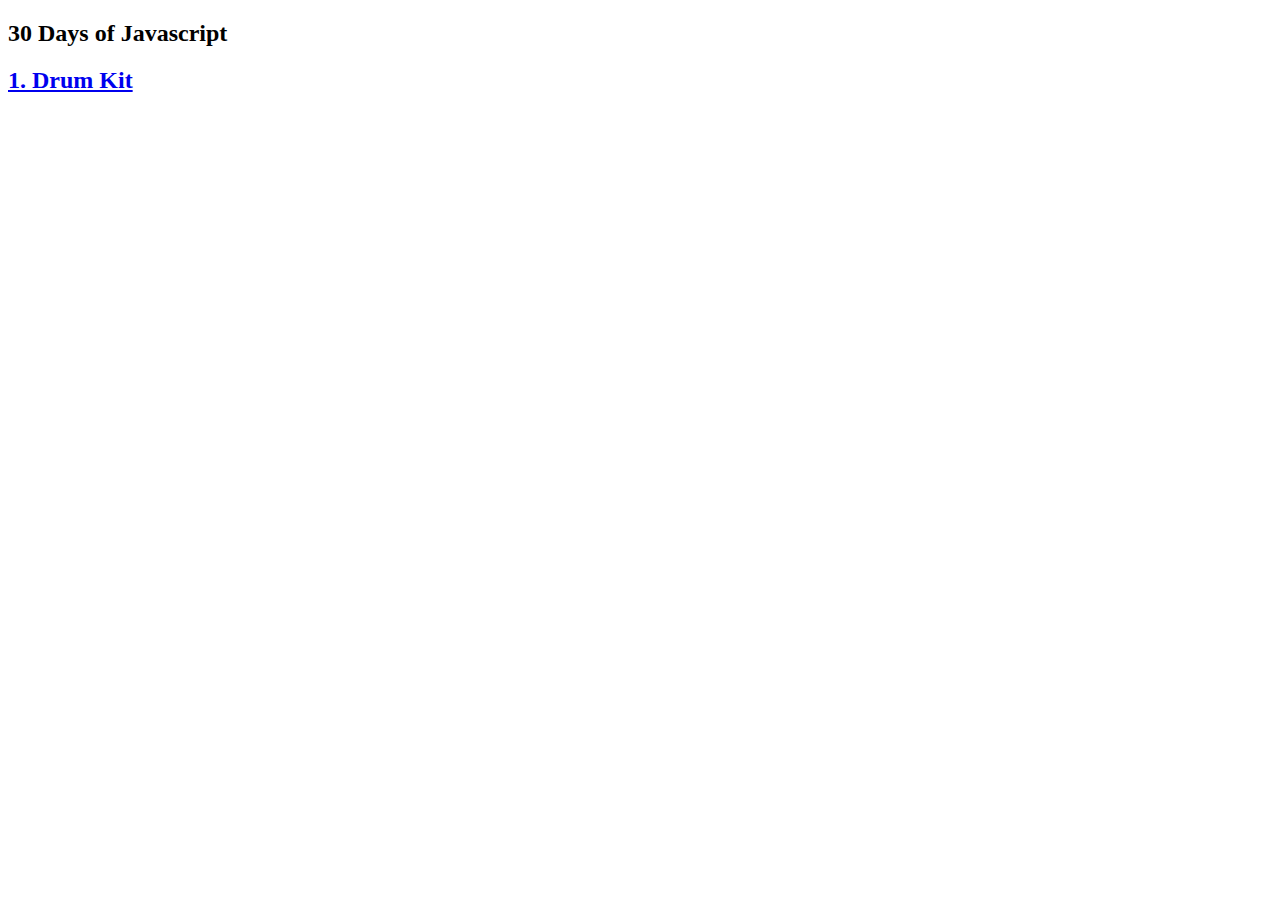
<file: index.html>
<!DOCTYPE html>
<html lang="en">
	<head>
		<meta charset="UTF-8" />
		<meta name="viewport" content="width=device-width, initial-scale=1.0" />
		<title>30 Days of Javascript 🕚</title>
	</head>
	<body>
		<h2>30 Days of Javascript</h2>
		<h2><a href="./01 - JavaScript Drum Kit/index.html">1. Drum Kit</a></h2>
	</body>
</html>
</file>
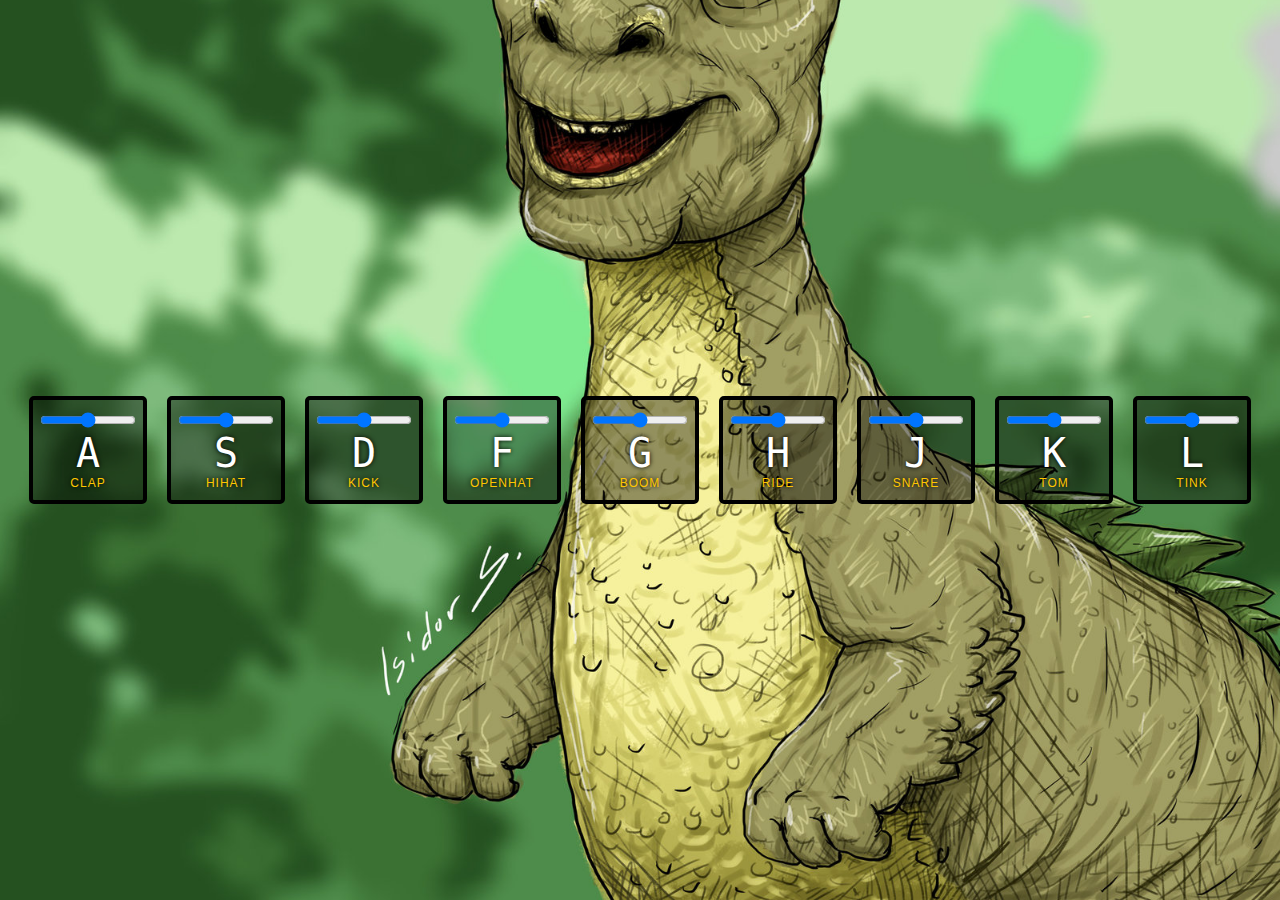
<file: 01 - JavaScript Drum Kit/index.html>
<!DOCTYPE html>
<html lang="en">
	<head>
		<meta charset="UTF-8" />
		<title>JS Drum Kit</title>
		<link rel="stylesheet" href="style.css" />
		<link rel="shortcut icon" href="#" />
	</head>
	<body>
		<div class="keys">
			<div data-key="65" class="key">
				<input class="key__volume" type="range" min="0" max="100" />
				<kbd>A</kbd>
				<span class="sound">clap</span>
			</div>
			<div data-key="83" class="key">
				<input class="key__volume" type="range" min="0" max="100" />
				<kbd>S</kbd>
				<span class="sound">hihat</span>
			</div>
			<div data-key="68" class="key">
				<input class="key__volume" type="range" min="0" max="100" />
				<kbd>D</kbd>
				<span class="sound">kick</span>
			</div>
			<div data-key="70" class="key">
				<input class="key__volume" type="range" min="0" max="100" />
				<kbd>F</kbd>
				<span class="sound">openhat</span>
			</div>
			<div data-key="71" class="key">
				<input class="key__volume" type="range" min="0" max="100" />
				<kbd>G</kbd>
				<span class="sound">boom</span>
			</div>
			<div data-key="72" class="key">
				<input class="key__volume" type="range" min="0" max="100" />
				<kbd>H</kbd>
				<span class="sound">ride</span>
			</div>
			<div data-key="74" class="key">
				<input class="key__volume" type="range" min="0" max="100" />
				<kbd>J</kbd>
				<span class="sound">snare</span>
			</div>
			<div data-key="75" class="key">
				<input class="key__volume" type="range" min="0" max="100" />
				<kbd>K</kbd>
				<span class="sound">tom</span>
			</div>
			<div data-key="76" class="key">
				<input class="key__volume" type="range" min="0" max="100" />
				<kbd>L</kbd>
				<span class="sound">tink</span>
			</div>
		</div>
		<audio data-key="65" src="sounds/clap.wav"></audio>
		<audio data-key="83" src="sounds/hihat.wav"></audio>
		<audio data-key="68" src="sounds/kick.wav"></audio>
		<audio data-key="70" src="sounds/openhat.wav"></audio>
		<audio data-key="71" src="sounds/boom.wav"></audio>
		<audio data-key="72" src="sounds/ride.wav"></audio>
		<audio data-key="74" src="sounds/snare.wav"></audio>
		<audio data-key="75" src="sounds/tom.wav"></audio>
		<audio data-key="76" src="sounds/tink.wav"></audio>

		<script>
			window.addEventListener("keydown", playSound);

			const keys = document.querySelectorAll(".key");
			keys.forEach((key) => {
				if (key.querySelector(".key__volume")) {
					key.querySelector(".key__volume").addEventListener(
						"input",
						changeVolume
					);
				}

				key.addEventListener("transitionend", removeTransition);
			});

			function changeVolume(e) {
				const audio = document.querySelector(
					`audio[data-key="${e.target.parentElement.dataset.key}"]`
				);
				audio.volume = e.target.value / 100;
			}

			function playSound(e) {
				const audio = document.querySelector(
					`audio[data-key="${e.keyCode}"]`
				);

				const key = document.querySelector(
					`.key[data-key="${e.keyCode}"]`
				);
				if (!audio) return;
				let cloneAudio = audio.cloneNode();
				cloneAudio.volume = audio.volume;
				cloneAudio.play();
				console.log("audio", audio, "clone", audio.cloneNode(true));
				key.classList.add("playing");
			}

			function removeTransition(e) {
				if (e.propertyName !== "transform") return;
				this.classList.remove("playing");
			}
		</script>
	</body>
</html>
</file>
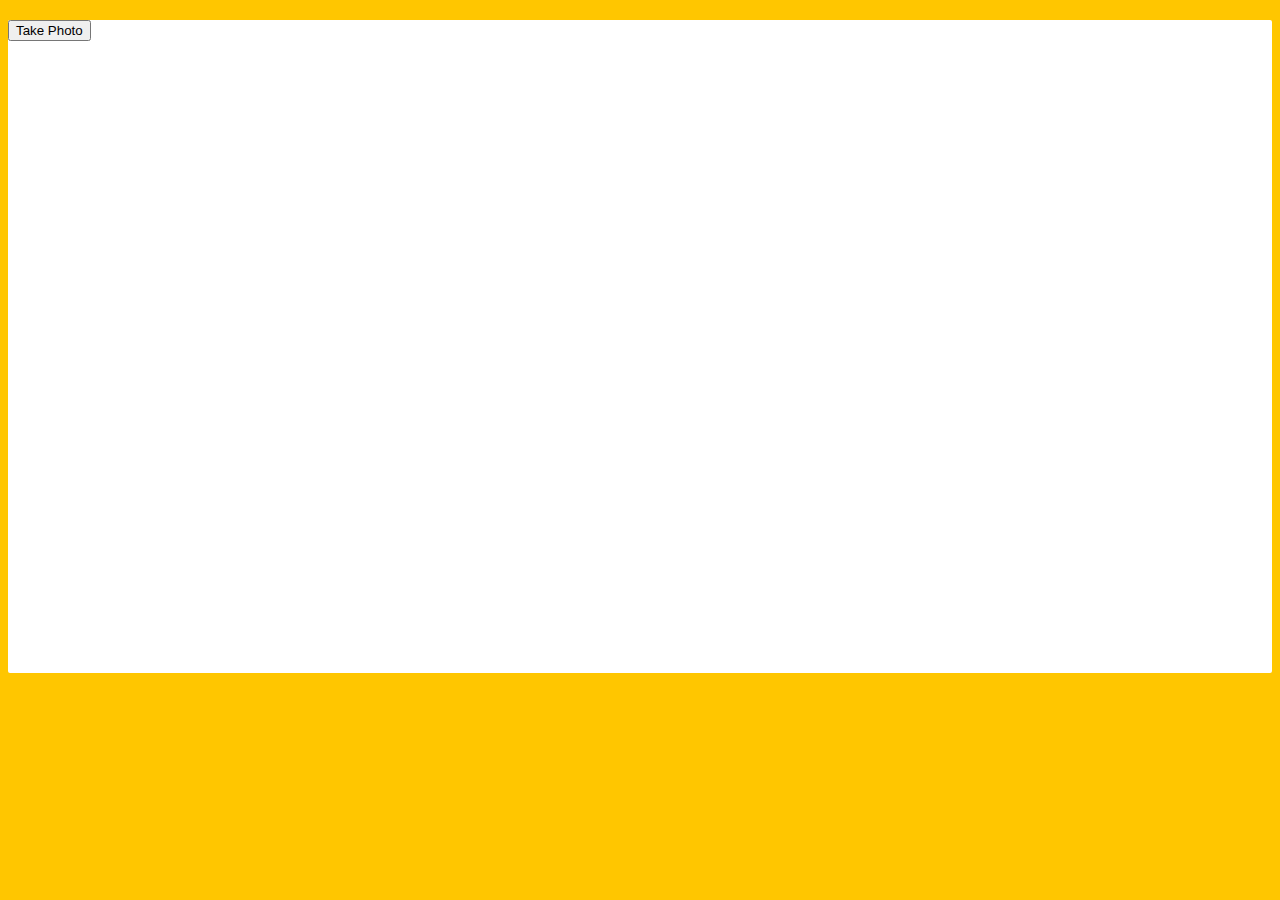
<file: 19 - Webcam Fun/index.html>
<!DOCTYPE html>
<html lang="en">
<head>
  <meta charset="UTF-8">
  <title>Get User Media Code Along!</title>
  <link rel="stylesheet" href="style.css">
</head>
<body>

  <div class="photobooth">
    <div class="controls">
      <button onClick="takePhoto()">Take Photo</button>
<!--       <div class="rgb">
        <label for="rmin">Red Min:</label>
        <input type="range" min=0 max=255 name="rmin">
        <label for="rmax">Red Max:</label>
        <input type="range" min=0 max=255 name="rmax">

        <br>

        <label for="gmin">Green Min:</label>
        <input type="range" min=0 max=255 name="gmin">
        <label for="gmax">Green Max:</label>
        <input type="range" min=0 max=255 name="gmax">

        <br>

        <label for="bmin">Blue Min:</label>
        <input type="range" min=0 max=255 name="bmin">
        <label for="bmax">Blue Max:</label>
        <input type="range" min=0 max=255 name="bmax">
      </div> -->
    </div>

    <canvas class="photo"></canvas>
    <video class="player"></video>
    <div class="strip"></div>
  </div>

  <audio class="snap" src="./snap.mp3" hidden></audio>

  <script src="scripts.js"></script>

</body>
</html>
</file>
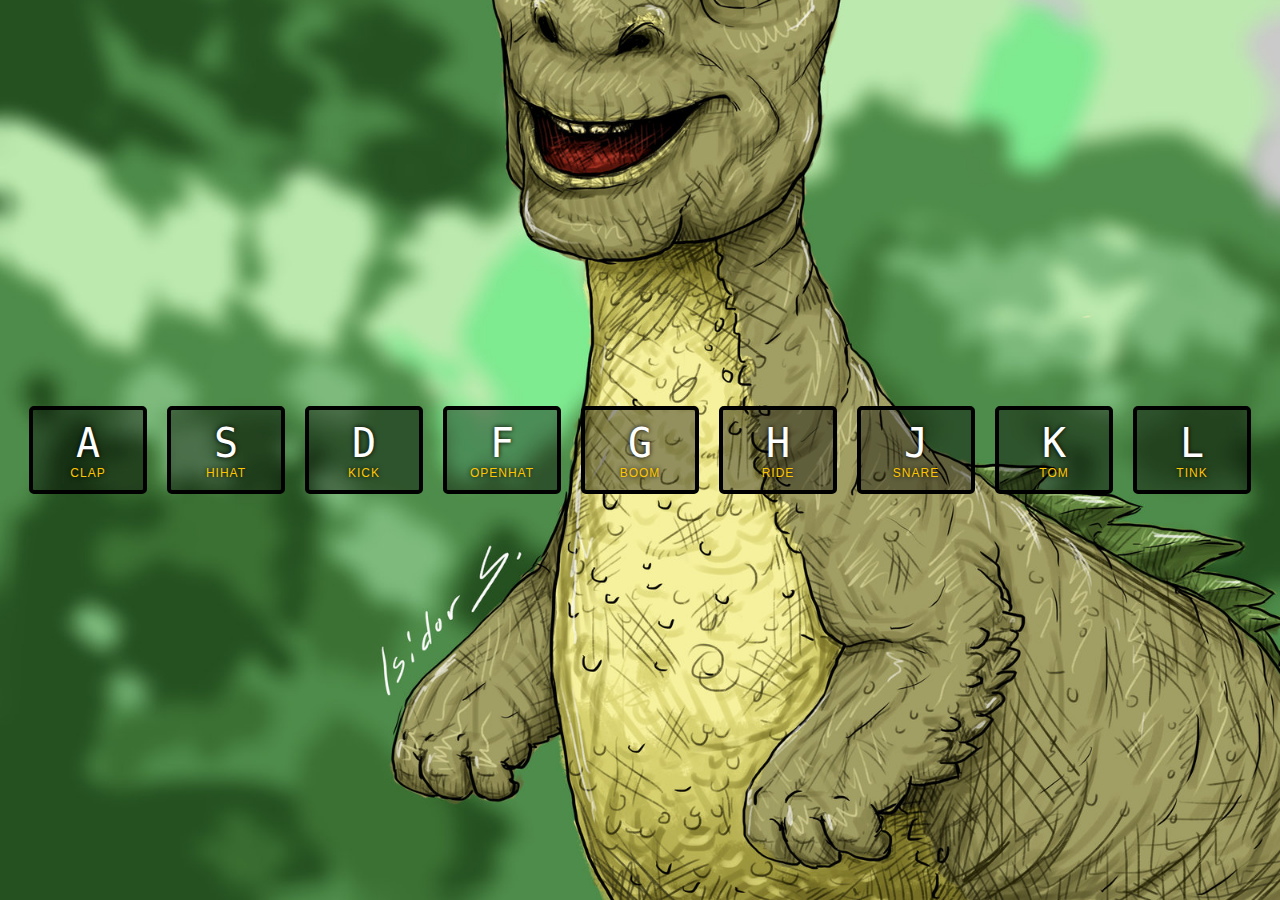
<file: 01 - JavaScript Drum Kit/index-FINISHED.html>
<!DOCTYPE html>
<html lang="en">
<head>
  <meta charset="UTF-8">
  <title>JS Drum Kit</title>
  <link rel="stylesheet" href="style.css">
</head>
<body>


  <div class="keys">
    <div data-key="65" class="key">
      <kbd>A</kbd>
      <span class="sound">clap</span>
    </div>
    <div data-key="83" class="key">
      <kbd>S</kbd>
      <span class="sound">hihat</span>
    </div>
    <div data-key="68" class="key">
      <kbd>D</kbd>
      <span class="sound">kick</span>
    </div>
    <div data-key="70" class="key">
      <kbd>F</kbd>
      <span class="sound">openhat</span>
    </div>
    <div data-key="71" class="key">
      <kbd>G</kbd>
      <span class="sound">boom</span>
    </div>
    <div data-key="72" class="key">
      <kbd>H</kbd>
      <span class="sound">ride</span>
    </div>
    <div data-key="74" class="key">
      <kbd>J</kbd>
      <span class="sound">snare</span>
    </div>
    <div data-key="75" class="key">
      <kbd>K</kbd>
      <span class="sound">tom</span>
    </div>
    <div data-key="76" class="key">
      <kbd>L</kbd>
      <span class="sound">tink</span>
    </div>
  </div>

  <audio data-key="65" src="sounds/clap.wav"></audio>
  <audio data-key="83" src="sounds/hihat.wav"></audio>
  <audio data-key="68" src="sounds/kick.wav"></audio>
  <audio data-key="70" src="sounds/openhat.wav"></audio>
  <audio data-key="71" src="sounds/boom.wav"></audio>
  <audio data-key="72" src="sounds/ride.wav"></audio>
  <audio data-key="74" src="sounds/snare.wav"></audio>
  <audio data-key="75" src="sounds/tom.wav"></audio>
  <audio data-key="76" src="sounds/tink.wav"></audio>

<script>
  function removeTransition(e) {
    if (e.propertyName !== 'transform') return;
    e.target.classList.remove('playing');
  }

  function playSound(e) {
    const audio = document.querySelector(`audio[data-key="${e.keyCode}"]`);
    const key = document.querySelector(`div[data-key="${e.keyCode}"]`);
    if (!audio) return;

    key.classList.add('playing');
    audio.currentTime = 0;
    audio.play();
  }

  const keys = Array.from(document.querySelectorAll('.key'));
  keys.forEach(key => key.addEventListener('transitionend', removeTransition));
  window.addEventListener('keydown', playSound);
</script>


</body>
</html>
</file>
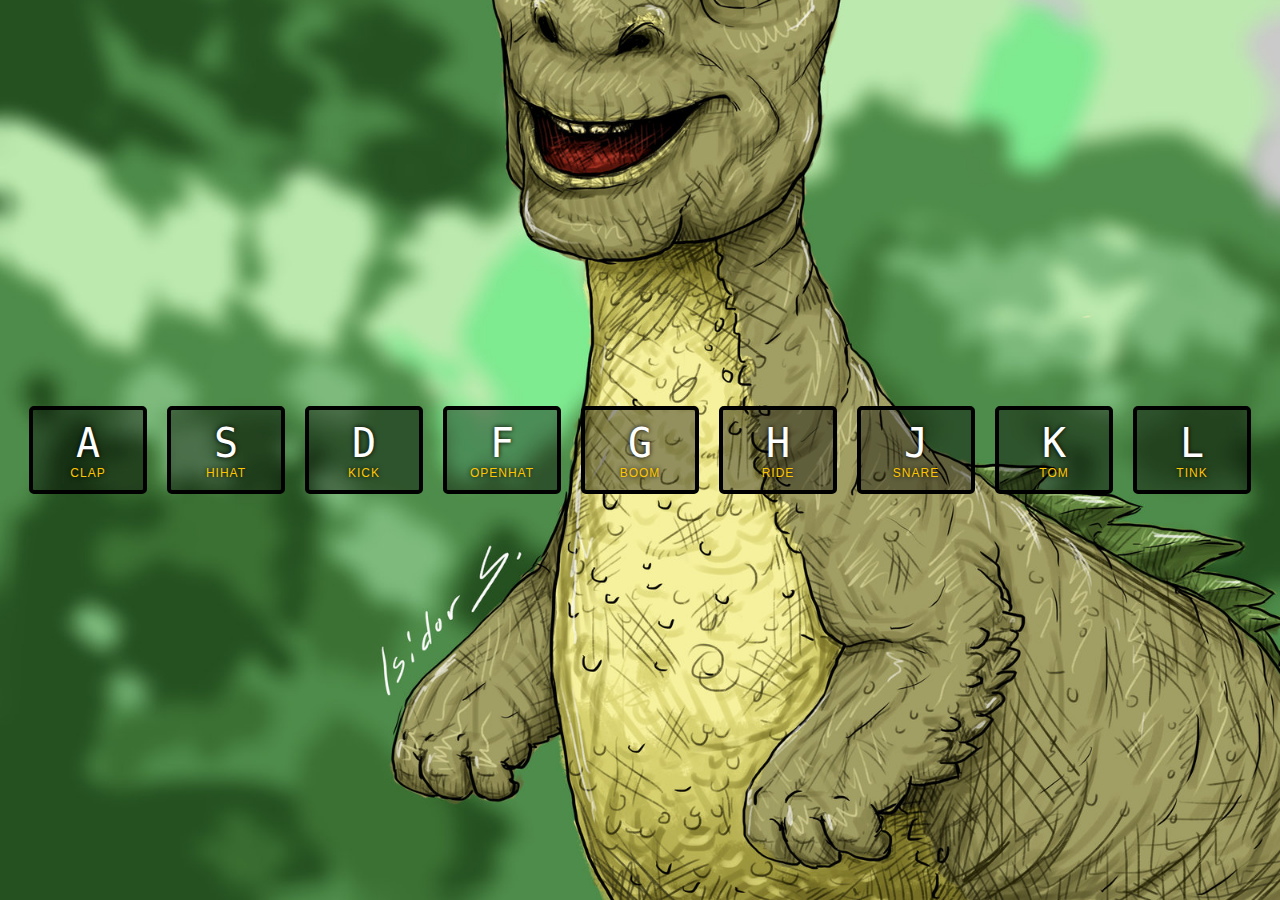
<file: 01 - JavaScript Drum Kit/index-START.html>
<!DOCTYPE html>
<html lang="en">
	<head>
		<meta charset="UTF-8" />
		<title>JS Drum Kit</title>
		<link rel="stylesheet" href="style.css" />
		<link rel="shortcut icon" href="#" />
	</head>
	<body>
		<div class="keys">
			<div data-key="65" class="key">
				<kbd>A</kbd>
				<span class="sound">clap</span>
			</div>
			<div data-key="83" class="key">
				<kbd>S</kbd>
				<span class="sound">hihat</span>
			</div>
			<div data-key="68" class="key">
				<kbd>D</kbd>
				<span class="sound">kick</span>
			</div>
			<div data-key="70" class="key">
				<kbd>F</kbd>
				<span class="sound">openhat</span>
			</div>
			<div data-key="71" class="key">
				<kbd>G</kbd>
				<span class="sound">boom</span>
			</div>
			<div data-key="72" class="key">
				<kbd>H</kbd>
				<span class="sound">ride</span>
			</div>
			<div data-key="74" class="key">
				<kbd>J</kbd>
				<span class="sound">snare</span>
			</div>
			<div data-key="75" class="key">
				<kbd>K</kbd>
				<span class="sound">tom</span>
			</div>
			<div data-key="76" class="key">
				<kbd>L</kbd>
				<span class="sound">tink</span>
			</div>
		</div>

		<audio data-key="65" src="sounds/clap.wav"></audio>
		<audio data-key="83" src="sounds/hihat.wav"></audio>
		<audio data-key="68" src="sounds/kick.wav"></audio>
		<audio data-key="70" src="sounds/openhat.wav"></audio>
		<audio data-key="71" src="sounds/boom.wav"></audio>
		<audio data-key="72" src="sounds/ride.wav"></audio>
		<audio data-key="74" src="sounds/snare.wav"></audio>
		<audio data-key="75" src="sounds/tom.wav"></audio>
		<audio data-key="76" src="sounds/tink.wav"></audio>

		<script>
			window.addEventListener("keydown", playSound);

			function playSound(e) {
				const audio = document.querySelector(
					`audio[data-key="${e.keyCode}"]`
				);

				const key = document.querySelector(
					`.key[data-key="${e.keyCode}"]`
				);
				if (!audio) return;

				console.log(audio);
				console.log(key);

				audio.currentTime = 0;
				audio.play();
				key.classList.add("playing");
			}

			function removeTransition(e) {
				if (e.propertyName !== "transform") return;
				this.classList.remove("playing");
			}

			const keys = document.querySelectorAll(".key");
			keys.forEach((key) =>
				key.addEventListener("transitionend", removeTransition)
			);
		</script>
	</body>
</html>
</file>
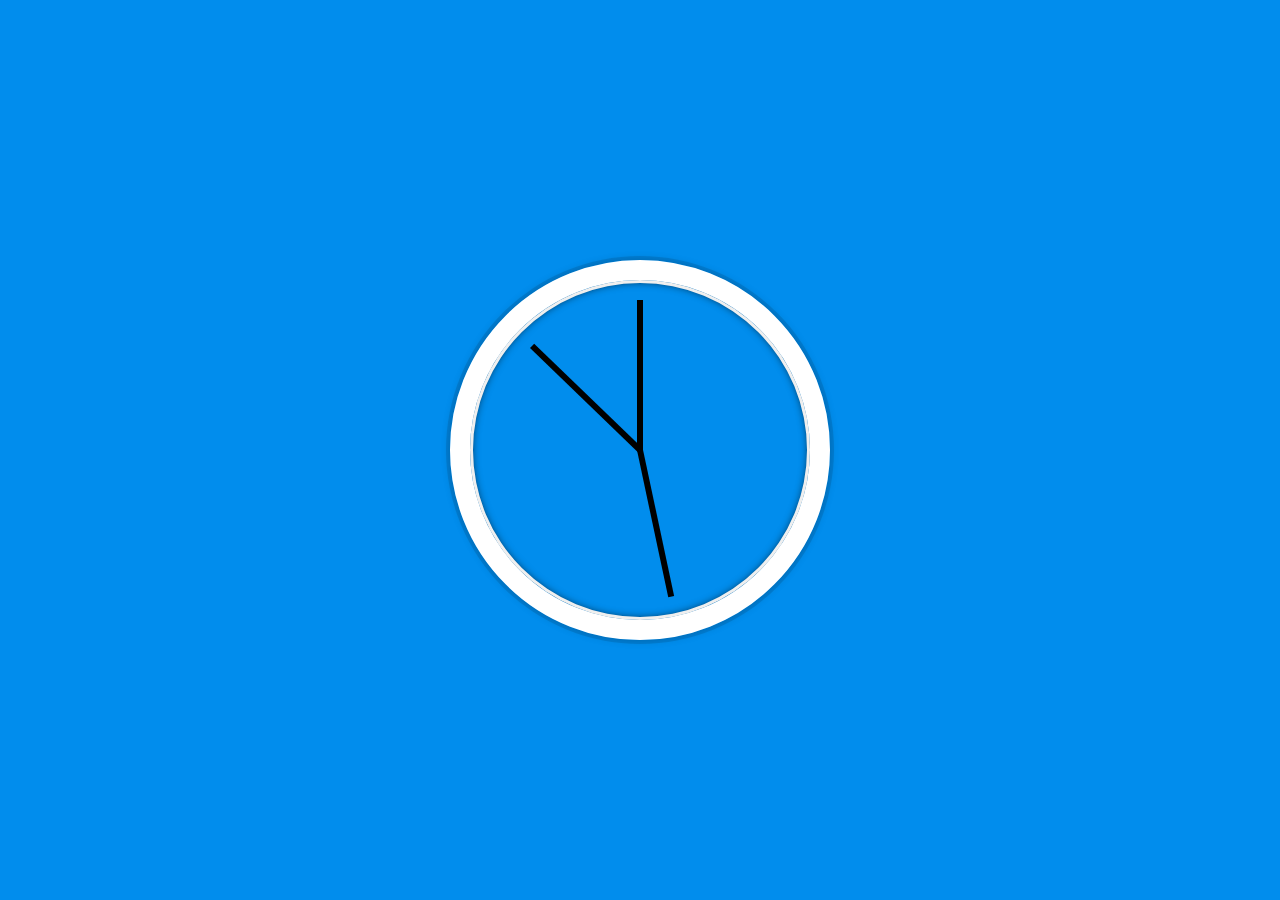
<file: 02 - JS and CSS Clock/index-FINISHED.html>
<!DOCTYPE html>
<html lang="en">
<head>
  <meta charset="UTF-8">
  <title>JS + CSS Clock</title>
</head>
<body>


    <div class="clock">
      <div class="clock-face">
        <div class="hand hour-hand"></div>
        <div class="hand min-hand"></div>
        <div class="hand second-hand"></div>
      </div>
    </div>


  <style>
    html {
      background: #018DED url(https://unsplash.it/1500/1000?image=881&blur=5);
      background-size: cover;
      font-family: 'helvetica neue';
      text-align: center;
      font-size: 10px;
    }

    body {
      margin: 0;
      font-size: 2rem;
      display: flex;
      flex: 1;
      min-height: 100vh;
      align-items: center;
    }

    .clock {
      width: 30rem;
      height: 30rem;
      border: 20px solid white;
      border-radius: 50%;
      margin: 50px auto;
      position: relative;
      padding: 2rem;
      box-shadow:
        0 0 0 4px rgba(0,0,0,0.1),
        inset 0 0 0 3px #EFEFEF,
        inset 0 0 10px black,
        0 0 10px rgba(0,0,0,0.2);
    }

    .clock-face {
      position: relative;
      width: 100%;
      height: 100%;
      transform: translateY(-3px); /* account for the height of the clock hands */
    }

    .hand {
      width: 50%;
      height: 6px;
      background: black;
      position: absolute;
      top: 50%;
      transform-origin: 100%;
      transform: rotate(90deg);
      transition: all 0.05s;
      transition-timing-function: cubic-bezier(0.1, 2.7, 0.58, 1);
    }
</style>

<script>
  const secondHand = document.querySelector('.second-hand');
  const minsHand = document.querySelector('.min-hand');
  const hourHand = document.querySelector('.hour-hand');

  function setDate() {
    const now = new Date();

    const seconds = now.getSeconds();
    const secondsDegrees = ((seconds / 60) * 360) + 90;
    secondHand.style.transform = `rotate(${secondsDegrees}deg)`;

    const mins = now.getMinutes();
    const minsDegrees = ((mins / 60) * 360) + ((seconds/60)*6) + 90;
    minsHand.style.transform = `rotate(${minsDegrees}deg)`;

    const hour = now.getHours();
    const hourDegrees = ((hour / 12) * 360) + ((mins/60)*30) + 90;
    hourHand.style.transform = `rotate(${hourDegrees}deg)`;
  }

  setInterval(setDate, 1000);

  setDate();

</script>
</body>
</html>
</file>
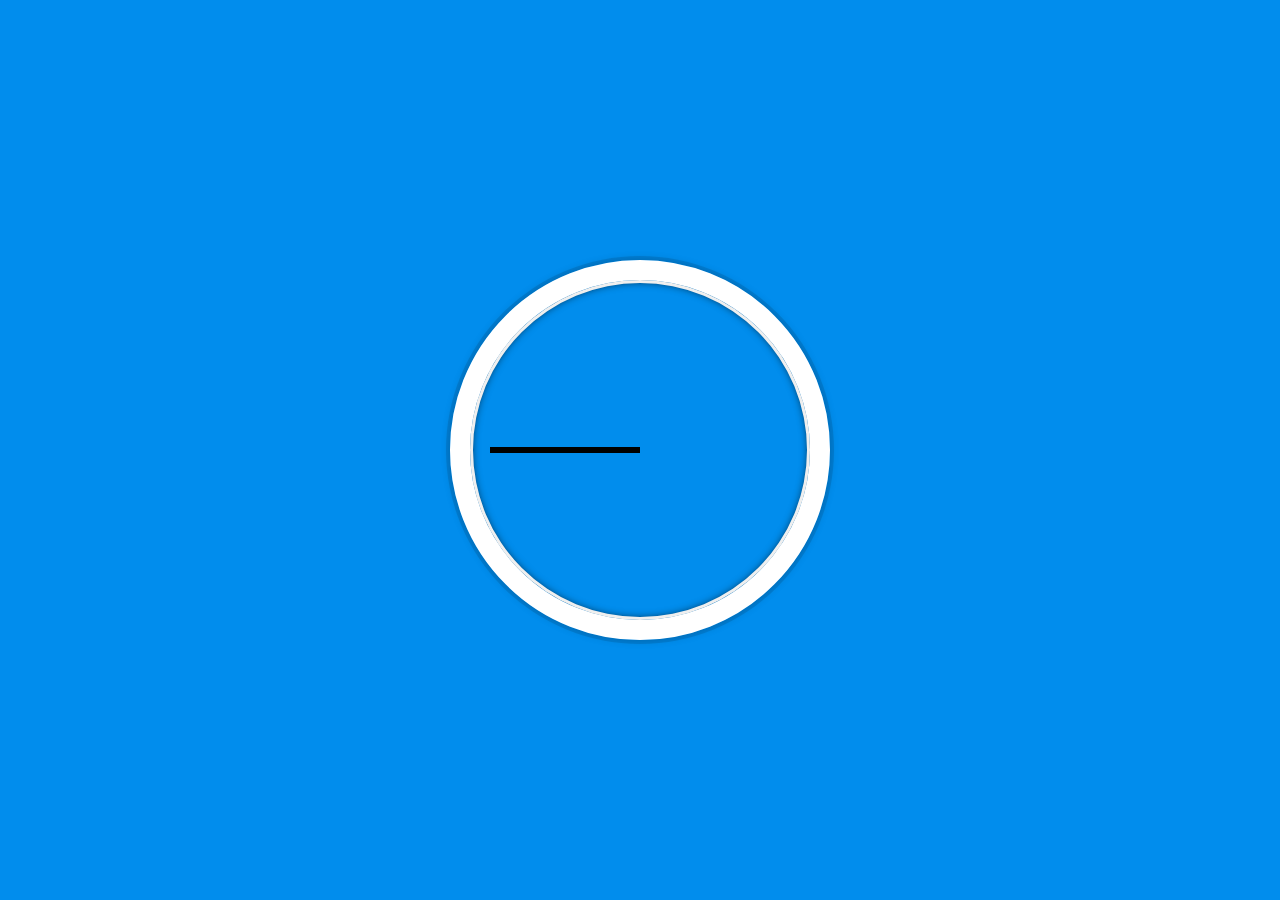
<file: 02 - JS and CSS Clock/index-START.html>
<!DOCTYPE html>
<html lang="en">
<head>
  <meta charset="UTF-8">
  <title>JS + CSS Clock</title>
</head>
<body>


    <div class="clock">
      <div class="clock-face">
        <div class="hand hour-hand"></div>
        <div class="hand min-hand"></div>
        <div class="hand second-hand"></div>
      </div>
    </div>


  <style>
    html {
      background: #018DED url(https://unsplash.it/1500/1000?image=881&blur=5);
      background-size: cover;
      font-family: 'helvetica neue';
      text-align: center;
      font-size: 10px;
    }

    body {
      margin: 0;
      font-size: 2rem;
      display: flex;
      flex: 1;
      min-height: 100vh;
      align-items: center;
    }

    .clock {
      width: 30rem;
      height: 30rem;
      border: 20px solid white;
      border-radius: 50%;
      margin: 50px auto;
      position: relative;
      padding: 2rem;
      box-shadow:
        0 0 0 4px rgba(0,0,0,0.1),
        inset 0 0 0 3px #EFEFEF,
        inset 0 0 10px black,
        0 0 10px rgba(0,0,0,0.2);
    }

    .clock-face {
      position: relative;
      width: 100%;
      height: 100%;
      transform: translateY(-3px); /* account for the height of the clock hands */
    }

    .hand {
      width: 50%;
      height: 6px;
      background: black;
      position: absolute;
      top: 50%;
    }

  </style>

  <script>


  </script>
</body>
</html>
</file>
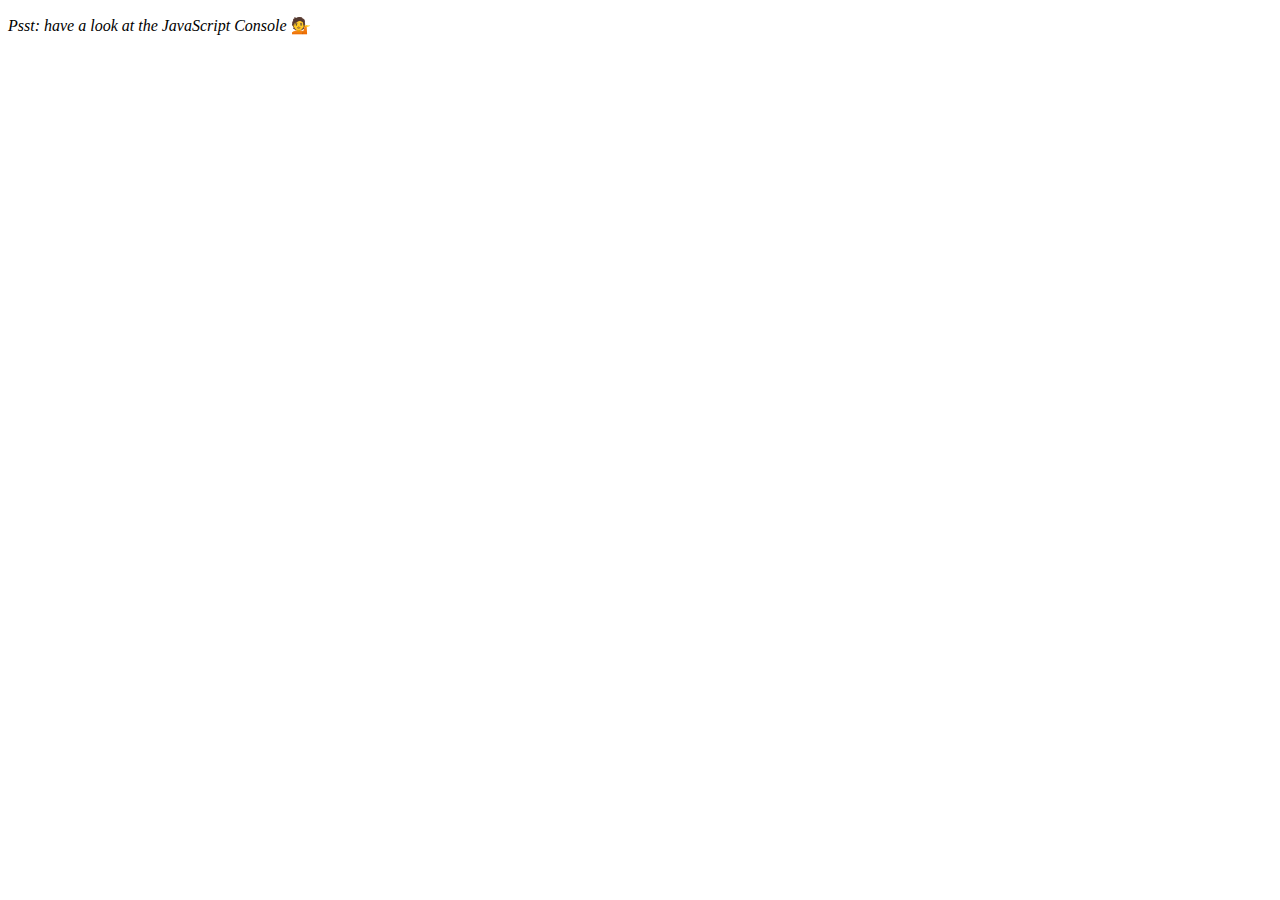
<file: 04 - Array Cardio Day 1/index-FINISHED.html>
<!DOCTYPE html>
<html lang="en">
<head>
  <meta charset="UTF-8">
  <title>Array Cardio 💪</title>
</head>
<body>
  <p><em>Psst: have a look at the JavaScript Console</em> 💁</p>
  <script>
    // Get your shorts on - this is an array workout!
    // ## Array Cardio Day 1

    // Some data we can work with

    const inventors = [
      { first: 'Albert', last: 'Einstein', year: 1879, passed: 1955 },
      { first: 'Isaac', last: 'Newton', year: 1643, passed: 1727 },
      { first: 'Galileo', last: 'Galilei', year: 1564, passed: 1642 },
      { first: 'Marie', last: 'Curie', year: 1867, passed: 1934 },
      { first: 'Johannes', last: 'Kepler', year: 1571, passed: 1630 },
      { first: 'Nicolaus', last: 'Copernicus', year: 1473, passed: 1543 },
      { first: 'Max', last: 'Planck', year: 1858, passed: 1947 },
      { first: 'Katherine', last: 'Blodgett', year: 1898, passed: 1979 },
      { first: 'Ada', last: 'Lovelace', year: 1815, passed: 1852 },
      { first: 'Sarah E.', last: 'Goode', year: 1855, passed: 1905 },
      { first: 'Lise', last: 'Meitner', year: 1878, passed: 1968 },
      { first: 'Hanna', last: 'Hammarström', year: 1829, passed: 1909 }
    ];

    const people = ['Beck, Glenn', 'Becker, Carl', 'Beckett, Samuel', 'Beddoes, Mick', 'Beecher, Henry', 'Beethoven, Ludwig', 'Begin, Menachem', 'Belloc, Hilaire', 'Bellow, Saul', 'Benchley, Robert', 'Benenson, Peter', 'Ben-Gurion, David', 'Benjamin, Walter', 'Benn, Tony', 'Bennington, Chester', 'Benson, Leana', 'Bent, Silas', 'Bentsen, Lloyd', 'Berger, Ric', 'Bergman, Ingmar', 'Berio, Luciano', 'Berle, Milton', 'Berlin, Irving', 'Berne, Eric', 'Bernhard, Sandra', 'Berra, Yogi', 'Berry, Halle', 'Berry, Wendell', 'Bethea, Erin', 'Bevan, Aneurin', 'Bevel, Ken', 'Biden, Joseph', 'Bierce, Ambrose', 'Biko, Steve', 'Billings, Josh', 'Biondo, Frank', 'Birrell, Augustine', 'Black Elk', 'Blair, Robert', 'Blair, Tony', 'Blake, William'];

    // Array.prototype.filter()
    // 1. Filter the list of inventors for those who were born in the 1500's
    const fifteen = inventors.filter(inventor => (inventor.year >= 1500 && inventor.year < 1600));

    console.table(fifteen);

    // Array.prototype.map()
    // 2. Give us an array of the inventor first and last names
    const fullNames = inventors.map(inventor => `${inventor.first} ${inventor.last}`);
    console.log(fullNames);

    // Array.prototype.sort()
    // 3. Sort the inventors by birthdate, oldest to youngest
    // const ordered = inventors.sort(function(a, b) {
    //   if(a.year > b.year) {
    //     return 1;
    //   } else {
    //     return -1;
    //   }
    // });

    const ordered = inventors.sort((a, b) => a.year > b.year ? 1 : -1);
    console.table(ordered);

    // Array.prototype.reduce()
    // 4. How many years did all the inventors live?
    const totalYears = inventors.reduce((total, inventor) => {
      return total + (inventor.passed - inventor.year);
    }, 0);

    console.log(totalYears);

    // 5. Sort the inventors by years lived
    const oldest = inventors.sort(function(a, b) {
      const lastInventor = a.passed - a.year;
      const nextInventor = b.passed - b.year;
      return lastInventor > nextInventor ? -1 : 1;
    });
    console.table(oldest);

    // 6. create a list of Boulevards in Paris that contain 'de' anywhere in the name
    // https://en.wikipedia.org/wiki/Category:Boulevards_in_Paris

    // const category = document.querySelector('.mw-category');
    // const links = Array.from(category.querySelectorAll('a'));
    // const de = links
    //             .map(link => link.textContent)
    //             .filter(streetName => streetName.includes('de'));

    // 7. sort Exercise
    // Sort the people alphabetically by last name
    const alpha = people.sort((lastOne, nextOne) => {
      const [aLast, aFirst] = lastOne.split(', ');
      const [bLast, bFirst] = nextOne.split(', ');
      return aLast > bLast ? 1 : -1;
    });
    console.log(alpha);

    // 8. Reduce Exercise
    // Sum up the instances of each of these
    const data = ['car', 'car', 'truck', 'truck', 'bike', 'walk', 'car', 'van', 'bike', 'walk', 'car', 'van', 'car', 'truck', 'pogostick'];

    const transportation = data.reduce(function(obj, item) {
      if (!obj[item]) {
        obj[item] = 0;
      }
      obj[item]++;
      return obj;
    }, {});

    console.log(transportation);

  </script>
</body>
</html>
</file>
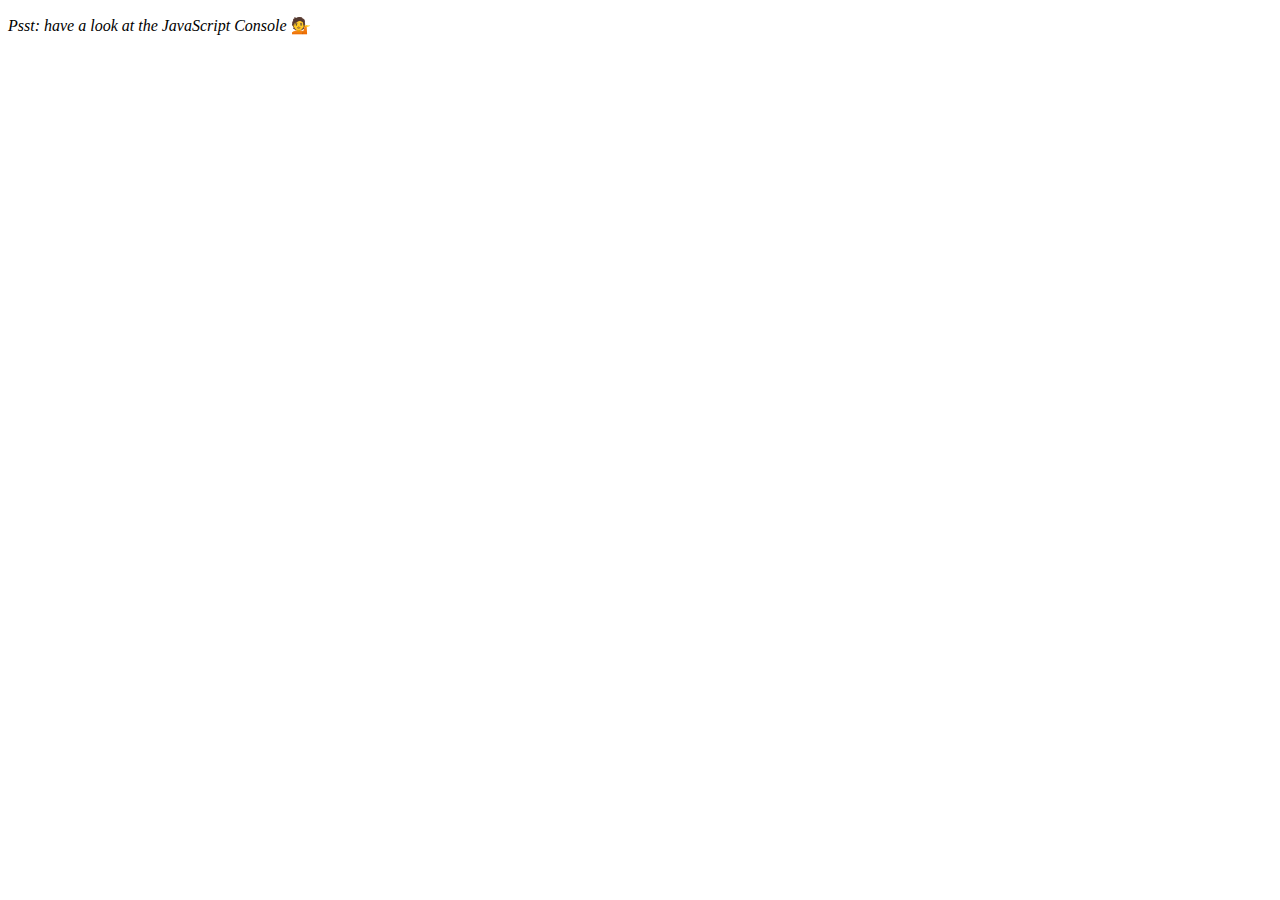
<file: 04 - Array Cardio Day 1/index-START.html>
<!DOCTYPE html>
<html lang="en">
<head>
  <meta charset="UTF-8">
  <title>Array Cardio 💪</title>
</head>
<body>
  <p><em>Psst: have a look at the JavaScript Console</em> 💁</p>
  <script>
    // Get your shorts on - this is an array workout!
    // ## Array Cardio Day 1

    // Some data we can work with

    const inventors = [
      { first: 'Albert', last: 'Einstein', year: 1879, passed: 1955 },
      { first: 'Isaac', last: 'Newton', year: 1643, passed: 1727 },
      { first: 'Galileo', last: 'Galilei', year: 1564, passed: 1642 },
      { first: 'Marie', last: 'Curie', year: 1867, passed: 1934 },
      { first: 'Johannes', last: 'Kepler', year: 1571, passed: 1630 },
      { first: 'Nicolaus', last: 'Copernicus', year: 1473, passed: 1543 },
      { first: 'Max', last: 'Planck', year: 1858, passed: 1947 },
      { first: 'Katherine', last: 'Blodgett', year: 1898, passed: 1979 },
      { first: 'Ada', last: 'Lovelace', year: 1815, passed: 1852 },
      { first: 'Sarah E.', last: 'Goode', year: 1855, passed: 1905 },
      { first: 'Lise', last: 'Meitner', year: 1878, passed: 1968 },
      { first: 'Hanna', last: 'Hammarström', year: 1829, passed: 1909 }
    ];

    const people = ['Beck, Glenn', 'Becker, Carl', 'Beckett, Samuel', 'Beddoes, Mick', 'Beecher, Henry', 'Beethoven, Ludwig', 'Begin, Menachem', 'Belloc, Hilaire', 'Bellow, Saul', 'Benchley, Robert', 'Benenson, Peter', 'Ben-Gurion, David', 'Benjamin, Walter', 'Benn, Tony', 'Bennington, Chester', 'Benson, Leana', 'Bent, Silas', 'Bentsen, Lloyd', 'Berger, Ric', 'Bergman, Ingmar', 'Berio, Luciano', 'Berle, Milton', 'Berlin, Irving', 'Berne, Eric', 'Bernhard, Sandra', 'Berra, Yogi', 'Berry, Halle', 'Berry, Wendell', 'Bethea, Erin', 'Bevan, Aneurin', 'Bevel, Ken', 'Biden, Joseph', 'Bierce, Ambrose', 'Biko, Steve', 'Billings, Josh', 'Biondo, Frank', 'Birrell, Augustine', 'Black, Elk', 'Blair, Robert', 'Blair, Tony', 'Blake, William'];

    // Array.prototype.filter()
    // 1. Filter the list of inventors for those who were born in the 1500's

    // Array.prototype.map()
    // 2. Give us an array of the inventors first and last names

    // Array.prototype.sort()
    // 3. Sort the inventors by birthdate, oldest to youngest

    // Array.prototype.reduce()
    // 4. How many years did all the inventors live all together?

    // 5. Sort the inventors by years lived

    // 6. create a list of Boulevards in Paris that contain 'de' anywhere in the name
    // https://en.wikipedia.org/wiki/Category:Boulevards_in_Paris


    // 7. sort Exercise
    // Sort the people alphabetically by last name

    // 8. Reduce Exercise
    // Sum up the instances of each of these
    const data = ['car', 'car', 'truck', 'truck', 'bike', 'walk', 'car', 'van', 'bike', 'walk', 'car', 'van', 'car', 'truck' ];

  </script>
</body>
</html>
</file>
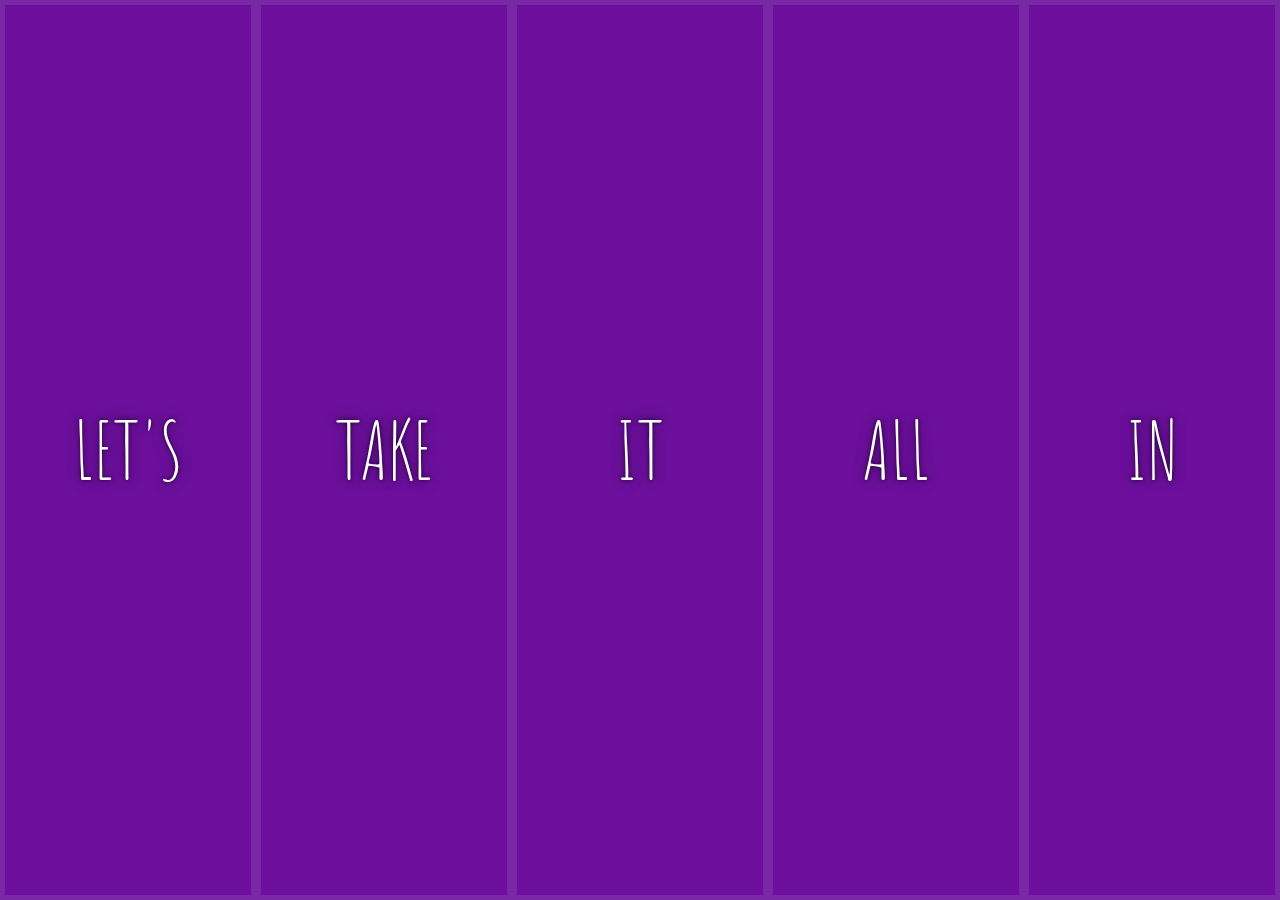
<file: 05 - Flex Panel Gallery/index-FINISHED.html>
<!DOCTYPE html>
<html lang="en">
<head>
  <meta charset="UTF-8">
  <title>Flex Panels 💪</title>
  <link href='https://fonts.googleapis.com/css?family=Amatic+SC' rel='stylesheet' type='text/css'>
</head>
<body>
  <style>
    html {
      box-sizing: border-box;
      background: #ffc600;
      font-family: 'helvetica neue';
      font-size: 20px;
      font-weight: 200;
    }
    
    body {
      margin: 0;
    }
    
    *, *:before, *:after {
      box-sizing: inherit;
    }

    .panels {
      min-height: 100vh;
      overflow: hidden;
      display: flex;
    }

    .panel {
      background: #6B0F9C;
      box-shadow: inset 0 0 0 5px rgba(255,255,255,0.1);
      color: white;
      text-align: center;
      align-items: center;
      /* Safari transitionend event.propertyName === flex */
      /* Chrome + FF transitionend event.propertyName === flex-grow */
      transition:
        font-size 0.7s cubic-bezier(0.61,-0.19, 0.7,-0.11),
        flex 0.7s cubic-bezier(0.61,-0.19, 0.7,-0.11),
        background 0.2s;
      font-size: 20px;
      background-size: cover;
      background-position: center;
      flex: 1;
      justify-content: center;
      display: flex;
      flex-direction: column;
    }

    .panel1 { background-image:url(https://source.unsplash.com/gYl-UtwNg_I/1500x1500); }
    .panel2 { background-image:url(https://source.unsplash.com/rFKUFzjPYiQ/1500x1500); }
    .panel3 { background-image:url(https://images.unsplash.com/photo-1465188162913-8fb5709d6d57?ixlib=rb-0.3.5&q=80&fm=jpg&crop=faces&cs=tinysrgb&w=1500&h=1500&fit=crop&s=967e8a713a4e395260793fc8c802901d); }
    .panel4 { background-image:url(https://source.unsplash.com/ITjiVXcwVng/1500x1500); }
    .panel5 { background-image:url(https://source.unsplash.com/3MNzGlQM7qs/1500x1500); }

    /* Flex Items */
    .panel > * {
      margin: 0;
      width: 100%;
      transition: transform 0.5s;
      flex: 1 0 auto;
      display: flex;
      justify-content: center;
      align-items: center;
    }

    .panel > *:first-child { transform: translateY(-100%); }
    .panel.open-active > *:first-child { transform: translateY(0); }
    .panel > *:last-child { transform: translateY(100%); }
    .panel.open-active > *:last-child { transform: translateY(0); }

    .panel p {
      text-transform: uppercase;
      font-family: 'Amatic SC', cursive;
      text-shadow: 0 0 4px rgba(0, 0, 0, 0.72), 0 0 14px rgba(0, 0, 0, 0.45);
      font-size: 2em;
    }
    
    .panel p:nth-child(2) {
      font-size: 4em;
    }

    .panel.open {
      flex: 5;
      font-size: 40px;
    }
    
    @media only screen and (max-width: 600px) {
      .panel p {
        font-size: 1em;
      }
    }
  </style>


  <div class="panels">
    <div class="panel panel1">
      <p>Hey</p>
      <p>Let's</p>
      <p>Dance</p>
    </div>
    <div class="panel panel2">
      <p>Give</p>
      <p>Take</p>
      <p>Receive</p>
    </div>
    <div class="panel panel3">
      <p>Experience</p>
      <p>It</p>
      <p>Today</p>
    </div>
    <div class="panel panel4">
      <p>Give</p>
      <p>All</p>
      <p>You can</p>
    </div>
    <div class="panel panel5">
      <p>Life</p>
      <p>In</p>
      <p>Motion</p>
    </div>
  </div>

  <script>
    const panels = document.querySelectorAll('.panel');

    function toggleOpen() {
      console.log('Hello');
      this.classList.toggle('open');
    }

    function toggleActive(e) {
      console.log(e.propertyName);
      if (e.propertyName.includes('flex')) {
        this.classList.toggle('open-active');
      }
    }

    panels.forEach(panel => panel.addEventListener('click', toggleOpen));
    panels.forEach(panel => panel.addEventListener('transitionend', toggleActive));
  </script>

</body>
</html>
</file>
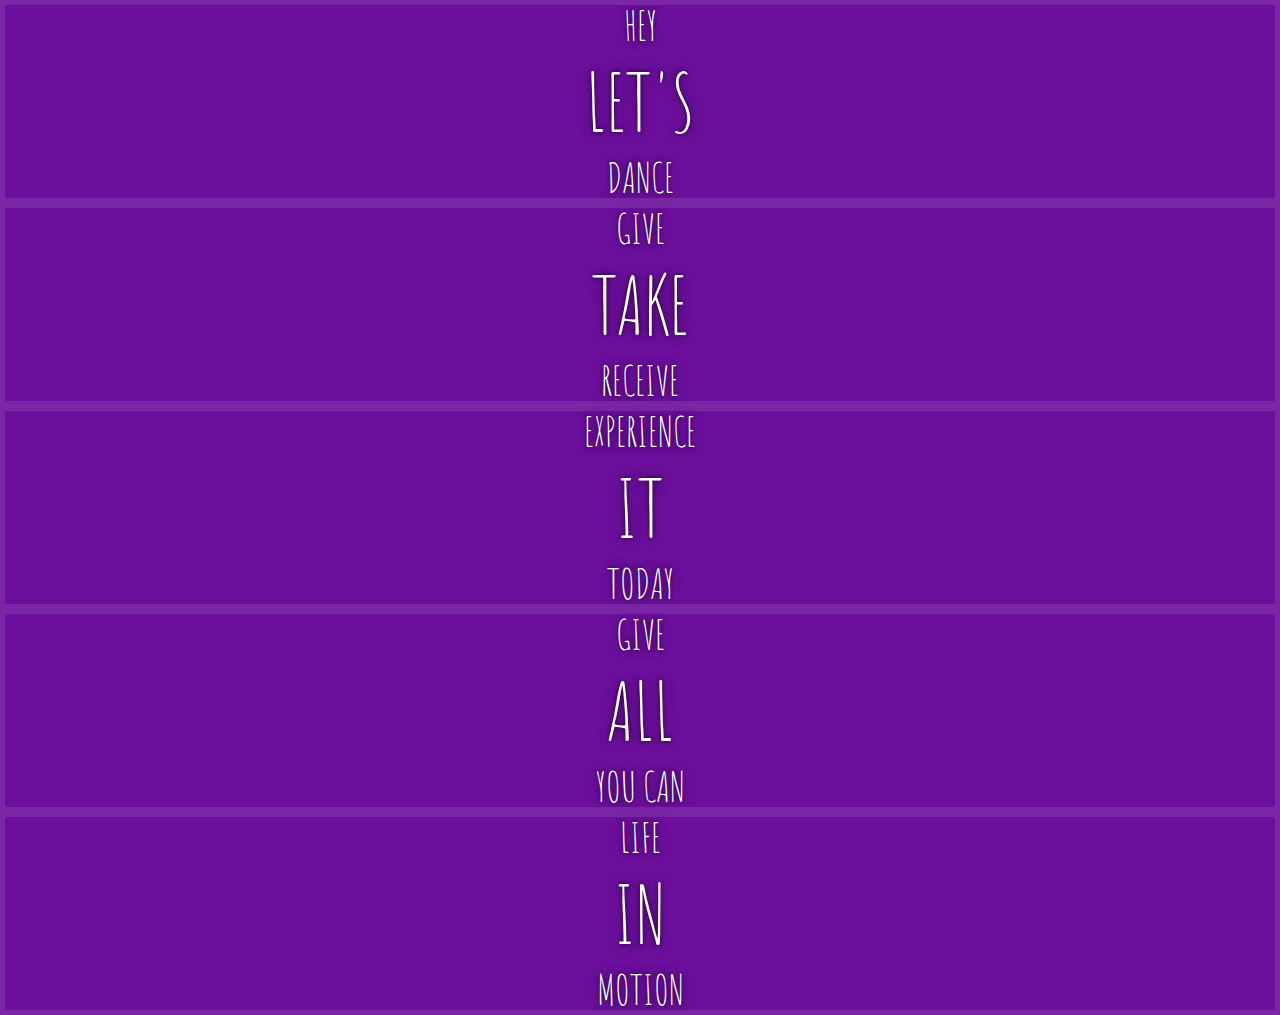
<file: 05 - Flex Panel Gallery/index-START.html>
<!DOCTYPE html>
<html lang="en">
<head>
  <meta charset="UTF-8">
  <title>Flex Panels 💪</title>
  <link href='https://fonts.googleapis.com/css?family=Amatic+SC' rel='stylesheet' type='text/css'>
</head>
<body>
  <style>
    html {
      box-sizing: border-box;
      background: #ffc600;
      font-family: 'helvetica neue';
      font-size: 20px;
      font-weight: 200;
    }
    
    body {
      margin: 0;
    }
    
    *, *:before, *:after {
      box-sizing: inherit;
    }

    .panels {
      min-height: 100vh;
      overflow: hidden;
    }

    .panel {
      background: #6B0F9C;
      box-shadow: inset 0 0 0 5px rgba(255,255,255,0.1);
      color: white;
      text-align: center;
      align-items: center;
      /* Safari transitionend event.propertyName === flex */
      /* Chrome + FF transitionend event.propertyName === flex-grow */
      transition:
        font-size 0.7s cubic-bezier(0.61,-0.19, 0.7,-0.11),
        flex 0.7s cubic-bezier(0.61,-0.19, 0.7,-0.11),
        background 0.2s;
      font-size: 20px;
      background-size: cover;
      background-position: center;
    }

    .panel1 { background-image:url(https://source.unsplash.com/gYl-UtwNg_I/1500x1500); }
    .panel2 { background-image:url(https://source.unsplash.com/rFKUFzjPYiQ/1500x1500); }
    .panel3 { background-image:url(https://images.unsplash.com/photo-1465188162913-8fb5709d6d57?ixlib=rb-0.3.5&q=80&fm=jpg&crop=faces&cs=tinysrgb&w=1500&h=1500&fit=crop&s=967e8a713a4e395260793fc8c802901d); }
    .panel4 { background-image:url(https://source.unsplash.com/ITjiVXcwVng/1500x1500); }
    .panel5 { background-image:url(https://source.unsplash.com/3MNzGlQM7qs/1500x1500); }

    /* Flex Children */
    .panel > * {
      margin: 0;
      width: 100%;
      transition: transform 0.5s;
    }

    .panel p {
      text-transform: uppercase;
      font-family: 'Amatic SC', cursive;
      text-shadow: 0 0 4px rgba(0, 0, 0, 0.72), 0 0 14px rgba(0, 0, 0, 0.45);
      font-size: 2em;
    }
    
    .panel p:nth-child(2) {
      font-size: 4em;
    }

    .panel.open {
      font-size: 40px;
    }

  </style>


  <div class="panels">
    <div class="panel panel1">
      <p>Hey</p>
      <p>Let's</p>
      <p>Dance</p>
    </div>
    <div class="panel panel2">
      <p>Give</p>
      <p>Take</p>
      <p>Receive</p>
    </div>
    <div class="panel panel3">
      <p>Experience</p>
      <p>It</p>
      <p>Today</p>
    </div>
    <div class="panel panel4">
      <p>Give</p>
      <p>All</p>
      <p>You can</p>
    </div>
    <div class="panel panel5">
      <p>Life</p>
      <p>In</p>
      <p>Motion</p>
    </div>
  </div>

  <script>

  </script>



</body>
</html>
</file>
<file: 01 - JavaScript Drum Kit/style.css>
html {
	font-size: 10px;
	background: url(./images/background.jpg) bottom center;
	background-size: cover;
}

body,
html {
	margin: 0;
	padding: 0;
	font-family: sans-serif;
}

.keys {
	display: flex;
	flex: 1;
	min-height: 100vh;
	align-items: center;
	justify-content: center;
}

.key {
	border: 0.4rem solid black;
	border-radius: 0.5rem;
	margin: 1rem;
	font-size: 1.5rem;
	padding: 1rem 0.5rem;
	transition: all 0.07s ease;
	width: 10rem;
	text-align: center;
	color: white;
	background: rgba(0, 0, 0, 0.4);
	text-shadow: 0 0 0.5rem black;
	display: flex;
	flex-direction: column;
}

.playing {
	transform: scale(1.1);
	border-color: #ffc600;
	box-shadow: 0 0 1rem #ffc600;
}

kbd {
	display: block;
	font-size: 4rem;
}

.sound {
	font-size: 1.2rem;
	text-transform: uppercase;
	letter-spacing: 0.1rem;
	color: #ffc600;
}
</file>
<file: 19 - Webcam Fun/style.css>
html {
  box-sizing: border-box;
}

*, *:before, *:after {
  box-sizing: inherit;
}

html {
  font-size: 10px;
  background: #ffc600;
}

.photobooth {
  background: white;
  max-width: 150rem;
  margin: 2rem auto;
  border-radius: 2px;
}

/*clearfix*/
.photobooth:after {
  content: '';
  display: block;
  clear: both;
}

.photo {
  width: 100%;
  float: left;
}

.player {
  position: absolute;
  top: 20px;
  right: 20px;
  width:200px;
}

/*
  Strip!
*/

.strip {
  padding: 2rem;
}

.strip img {
  width: 100px;
  overflow-x: scroll;
  padding: 0.8rem 0.8rem 2.5rem 0.8rem;
  box-shadow: 0 0 3px rgba(0,0,0,0.2);
  background: white;
}

.strip a:nth-child(5n+1) img { transform: rotate(10deg); }
.strip a:nth-child(5n+2) img { transform: rotate(-2deg); }
.strip a:nth-child(5n+3) img { transform: rotate(8deg); }
.strip a:nth-child(5n+4) img { transform: rotate(-11deg); }
.strip a:nth-child(5n+5) img { transform: rotate(12deg); }
</file>
